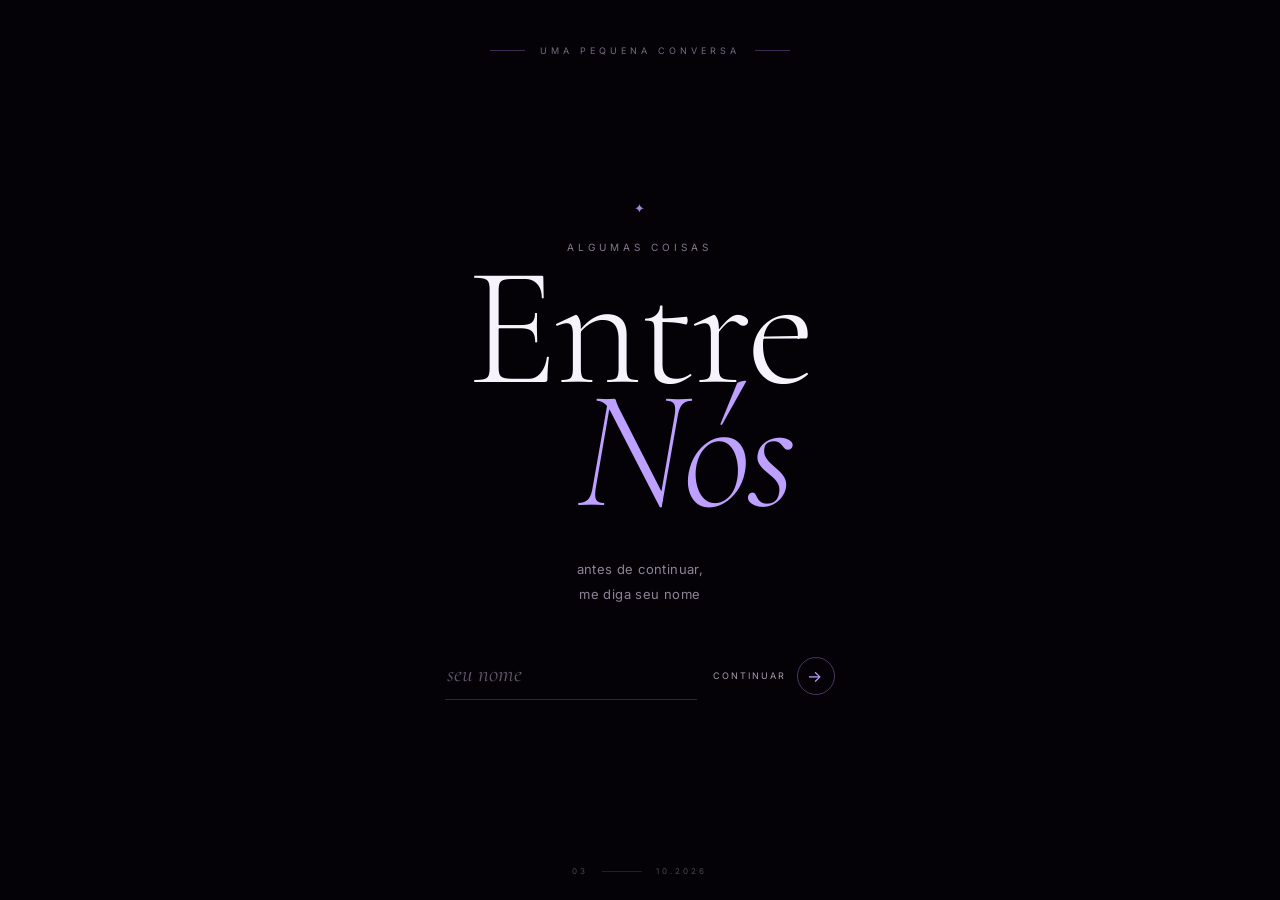
<file: francisco/index.html>
<!DOCTYPE html>
<html lang="pt-BR">
<head>
    <meta charset="UTF-8">
    <meta name="viewport" content="width=device-width, initial-scale=1.0, viewport-fit=cover">

    <title>Entre Nós</title>

    <link rel="preconnect" href="https://fonts.googleapis.com">
    <link rel="preconnect" href="https://fonts.gstatic.com" crossorigin>

    <link
        href="https://fonts.googleapis.com/css2?family=Cormorant+Garamond:wght@300;400;500;600&family=Inter:wght@300;400;500&display=swap"
        rel="stylesheet"
    >

    <link rel="stylesheet" href="style.css">
</head>

<body class="home">

    <div class="page-transition">
        <div class="transition-glow"></div>
    </div>

    <div class="scene">

        <div class="aurora aurora-1"></div>
        <div class="aurora aurora-2"></div>

        <div class="stars stars-back"></div>
        <div class="stars stars-front"></div>

        <div class="dust dust-1"></div>
        <div class="dust dust-2"></div>
        <div class="dust dust-3"></div>
        <div class="dust dust-4"></div>

        <div class="vignette"></div>

    </div>

    <main class="home-content">

        <div class="top-label">
            <span class="label-line"></span>
            <span>UMA PEQUENA CONVERSA</span>
            <span class="label-line"></span>
        </div>

        <div class="hero-center">

            <div class="tiny-star">✦</div>

            <p class="pre-title">
                algumas coisas
            </p>

            <h1>
                Entre
                <span>Nós</span>
            </h1>

            <p class="hero-description">
                antes de continuar,<br>
                me diga seu nome
            </p>

            <form id="nameForm" class="name-form">

                <div class="input-wrapper">

                    <input
                        id="nameInput"
                        type="text"
                        placeholder="seu nome"
                        maxlength="40"
                        autocomplete="off"
                        autocapitalize="words"
                        required
                    >

                    <span class="input-line"></span>

                </div>

                <button type="submit" class="continue-button">

                    <span>continuar</span>

                    <span class="arrow">
                        →
                    </span>

                </button>

            </form>

        </div>

        <div class="bottom-info">

            <span>03</span>

            <div class="bottom-line"></div>

            <span>10.2026</span>

        </div>

    </main>

    <script src="script.js"></script>

</body>
</html>
</file>
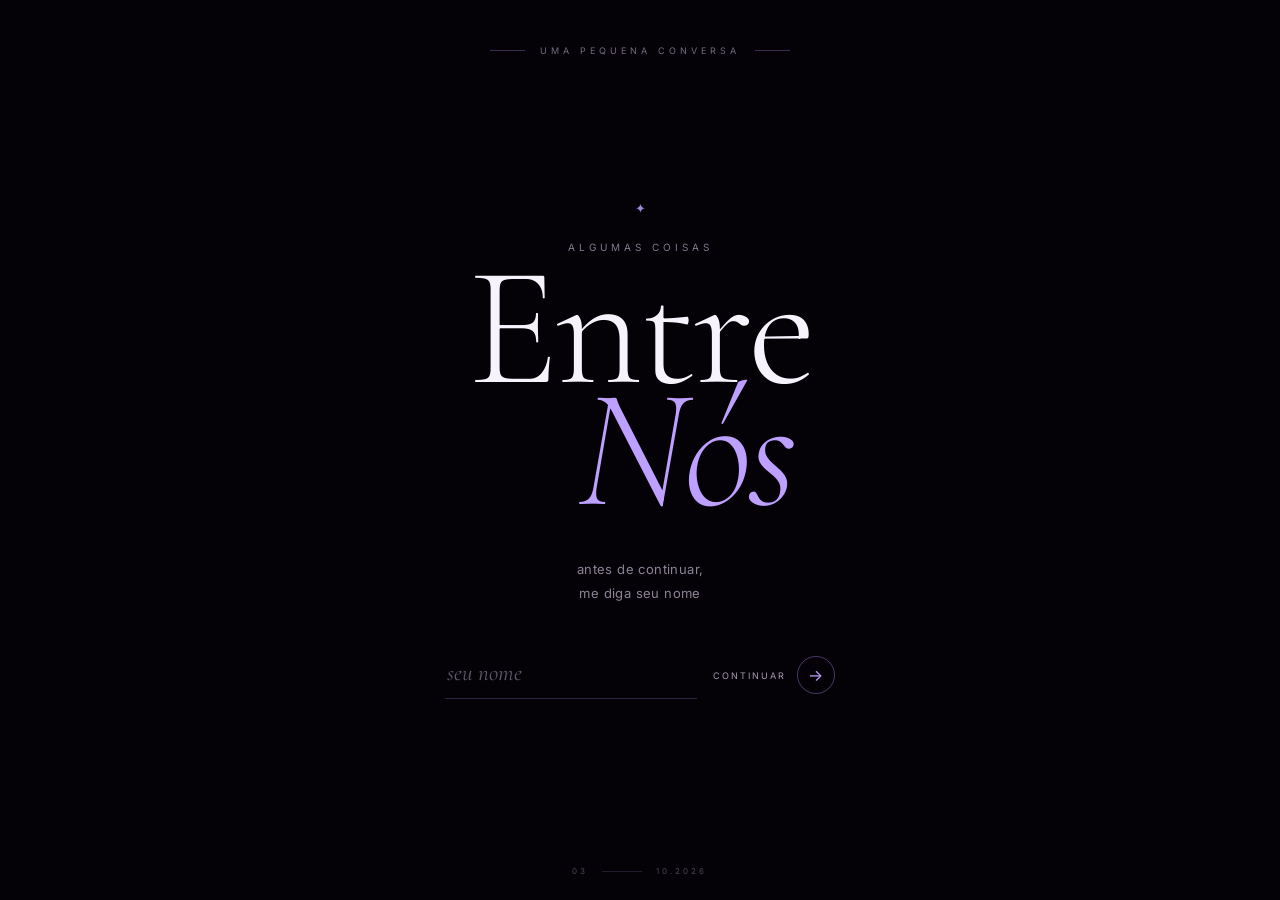
<file: francisco/pessoa.html>
<!DOCTYPE html>
<html lang="pt-BR">
<head>
    <meta charset="UTF-8">
    <meta name="viewport" content="width=device-width, initial-scale=1.0, viewport-fit=cover">

    <title>Entre Nós</title>

    <link rel="preconnect" href="https://fonts.googleapis.com">
    <link rel="preconnect" href="https://fonts.gstatic.com" crossorigin>

    <link
        href="https://fonts.googleapis.com/css2?family=Cormorant+Garamond:wght@300;400;500;600&family=Inter:wght@300;400;500&display=swap"
        rel="stylesheet"
    >

    <link rel="stylesheet" href="style.css">
</head>

<body class="person-page">

    <div class="page-transition">
        <div class="transition-glow"></div>
    </div>

    <div class="scene">

        <div class="aurora aurora-1"></div>
        <div class="aurora aurora-2"></div>

        <div class="stars stars-back"></div>
        <div class="stars stars-front"></div>

        <div class="dust dust-1"></div>
        <div class="dust dust-2"></div>
        <div class="dust dust-3"></div>
        <div class="dust dust-4"></div>

        <div class="vignette"></div>

    </div>

    <main class="person-content">

        <header class="person-header">

            <div class="brand">
                ENTRE <span>NÓS</span>
            </div>

            <div class="header-number">
                01
            </div>

        </header>

        <!-- INTRO -->

        <section id="intro" class="intro-section">

            <div class="intro-mark">
                <span></span>
                <span></span>
                <span></span>
            </div>

            <p class="intro-small">
                antes de qualquer coisa
            </p>

            <h1>
                Oi,
                <span id="personName">...</span>.
            </h1>

            <div class="intro-divider"></div>

            <p class="intro-text">
                Eu pensei bastante antes de fazer isso.
            </p>

            <p class="intro-text muted">
                Algumas coisas simplesmente ficam difíceis
                de dizer quando estamos frente a frente.
            </p>

            <button id="startButton" class="begin-button">

                <span class="begin-circle">
                    →
                </span>

                <span>
                    começar
                </span>

            </button>

        </section>

        <!-- CARTA -->

        <section id="letter" class="letter-section hidden">

            <div class="letter-header">

                <div class="chapter">

                    <span id="partNumber">01</span>

                    <small>/ 04</small>

                </div>

                <div class="chapter-line">
                    <div id="progressBar"></div>
                </div>

                <div class="chapter-label">
                    ENTRE NÓS
                </div>

            </div>

            <article class="letter-content">

                <div class="chapter-symbol">
                    ✦
                </div>

                <div class="letter-copy">

                    <h2 id="partTitle">
                        Uma coisa que eu precisava dizer
                    </h2>

                    <div id="partText" class="letter-text">
                        [COLOQUE SEU TEXTO AQUI]
                    </div>

                </div>

            </article>

            <div class="letter-navigation">

                <button
                    id="backButton"
                    class="nav-button back"
                    type="button"
                >
                    <span>←</span>
                    voltar
                </button>

                <button
                    id="nextButton"
                    class="nav-button next"
                    type="button"
                >
                    continuar
                    <span>→</span>
                </button>

            </div>

        </section>

        <!-- FINAL -->

        <section id="final" class="final-section hidden">

            <div class="final-symbol">
                ✦
            </div>

            <p class="final-small">
                e então chegamos aqui
            </p>

            <h1>
                Obrigado por
                <span>me ouvir.</span>
            </h1>

            <div class="final-line"></div>

            <p class="final-text">
                [COLOQUE SUA MENSAGEM FINAL AQUI]
            </p>

            <div class="signature">
                entre nós
            </div>

        </section>

    </main>

    <script src="script.js"></script>

</body>
</html>
</file>
<file: francisco/style.css>
/* =========================================================
   ENTRE NÓS — V3
   Mobile first • Cinematic • Responsive
   ========================================================= */

* {
    margin: 0;
    padding: 0;
    box-sizing: border-box;
}

:root {
    --black: #040207;
    --black-soft: #08050d;

    --purple: #8d5cff;
    --purple-light: #bda0ff;
    --purple-soft: #6d42c8;

    --white: #f7f3fc;
    --text: #d5cfdd;
    --muted: #817989;
}

html {
    min-height: 100%;
    background: var(--black);
}

body {
    min-height: 100vh;
    min-height: 100svh;

    background: var(--black);
    color: var(--white);

    font-family: "Inter", sans-serif;

    overflow-x: hidden;

    -webkit-font-smoothing: antialiased;
    text-rendering: optimizeLegibility;
}

button,
input {
    font: inherit;
}

button {
    -webkit-tap-highlight-color: transparent;
}

::selection {
    background: rgba(141, 92, 255, .3);
    color: white;
}


/* =========================================================
   FUNDO
   ========================================================= */

.scene {
    position: fixed;
    inset: 0;

    z-index: -10;

    overflow: hidden;

    background:
        radial-gradient(
            ellipse at 50% 45%,
            rgba(80, 38, 145, .18),
            transparent 45%
        ),
        radial-gradient(
            ellipse at 15% 90%,
            rgba(74, 34, 122, .13),
            transparent 40%
        ),
        var(--black);
}

.aurora {
    position: absolute;

    width: 600px;
    height: 600px;

    border-radius: 50%;

    filter: blur(140px);

    pointer-events: none;

    animation:
        floatGlow 14s ease-in-out infinite alternate;
}

.aurora-1 {
    top: -350px;
    left: -250px;

    background: rgba(107, 57, 210, .22);
}

.aurora-2 {
    right: -350px;
    bottom: -320px;

    background: rgba(129, 62, 245, .16);

    animation-delay: -6s;
}


/* =========================================================
   ESTRELAS
   ========================================================= */

.stars {
    position: absolute;
    inset: -10%;

    pointer-events: none;
}

.stars-back {
    opacity: .26;

    background-image:
        radial-gradient(
            circle,
            rgba(255,255,255,.7) .7px,
            transparent 1px
        );

    background-size: 220px 220px;
    background-position: 20px 40px;

    animation:
        starDriftBack 50s linear infinite;
}

.stars-front {
    opacity: .38;

    background-image:
        radial-gradient(
            circle,
            rgba(255,255,255,.75) .65px,
            transparent 1px
        ),
        radial-gradient(
            circle,
            rgba(189,160,255,.5) .8px,
            transparent 1px
        );

    background-size:
        160px 160px,
        280px 280px;

    background-position:
        10px 20px,
        100px 80px;

    animation:
        starDriftFront 34s linear infinite;
}


/* =========================================================
   PARTÍCULAS
   ========================================================= */

.dust {
    position: absolute;

    width: 2px;
    height: 2px;

    border-radius: 50%;

    background: rgba(202,177,255,.7);

    box-shadow:
        0 0 12px rgba(160,110,255,.8);

    pointer-events: none;

    animation:
        dustFloat 9s ease-in-out infinite alternate;
}

.dust-1 {
    top: 24%;
    left: 22%;
}

.dust-2 {
    top: 68%;
    left: 76%;

    animation-delay: -3s;
}

.dust-3 {
    top: 35%;
    right: 18%;

    animation-delay: -6s;
}

.dust-4 {
    top: 78%;
    left: 31%;

    animation-delay: -1.5s;
    opacity: .5;
}

.vignette {
    position: absolute;
    inset: 0;

    background:
        radial-gradient(
            ellipse at center,
            transparent 32%,
            rgba(0,0,0,.66) 100%
        );

    pointer-events: none;
}


/* =========================================================
   TRANSIÇÃO
   ========================================================= */

.page-transition {
    position: fixed;
    inset: 0;

    z-index: 100;

    pointer-events: none;

    background: #040207;

    opacity: 0;

    transition:
        opacity .65s cubic-bezier(.65,0,.35,1);
}

.page-transition.active {
    opacity: 1;
}

.transition-glow {
    position: absolute;

    width: 300px;
    height: 300px;

    border-radius: 50%;

    background: rgba(123,70,230,.35);

    filter: blur(100px);

    top: 50%;
    left: 50%;

    transform:
        translate(-50%, -50%)
        scale(.7);

    transition:
        transform .8s ease;
}

.page-transition.active .transition-glow {
    transform:
        translate(-50%, -50%)
        scale(1.3);
}


/* =========================================================
   HOME
   ========================================================= */

.home-content {
    width: min(1200px, 88%);

    min-height: 100vh;
    min-height: 100svh;

    margin: auto;

    position: relative;

    display: flex;
    flex-direction: column;

    justify-content: center;
    align-items: center;
}


/* topo */

.top-label {
    position: absolute;

    top: max(30px, env(safe-area-inset-top));

    left: 50%;

    transform: translateX(-50%);

    display: flex;
    align-items: center;

    gap: 12px;

    color: #756c81;

    font-size: 8px;
    letter-spacing: 3px;

    white-space: nowrap;
}

.label-line {
    width: 25px;
    height: 1px;

    background:
        rgba(160,125,220,.35);
}


/* centro */

.hero-center {
    width: 100%;

    text-align: center;

    display: flex;
    flex-direction: column;
    align-items: center;

    animation:
        cinematicAppear 1.4s cubic-bezier(.2,.8,.2,1) both;
}

.tiny-star {
    color: var(--purple-light);

    font-size: 13px;

    margin-bottom: 25px;

    opacity: .85;

    animation:
        starPulse 3s ease-in-out infinite;
}

.pre-title {
    color: #82798d;

    font-size: 10px;

    letter-spacing: 4px;

    text-transform: uppercase;

    margin-bottom: 14px;
}

.hero-center h1 {
    font-family: "Cormorant Garamond", serif;

    font-size: clamp(76px, 20vw, 170px);

    font-weight: 300;

    line-height: .72;

    letter-spacing: -4px;
}

.hero-center h1 span {
    display: block;

    color: var(--purple-light);

    font-style: italic;

    margin-left: 40px;
}

.hero-description {
    color: #8c8496;

    font-size: 12px;

    line-height: 1.9;

    letter-spacing: .4px;

    margin-top: 38px;
}


/* =========================================================
   INPUT
   ========================================================= */

.name-form {
    margin-top: 35px;

    width: min(390px, 100%);

    display: flex;
    align-items: flex-end;

    gap: 16px;
}

.input-wrapper {
    position: relative;

    flex: 1;
}

.input-wrapper input {
    width: 100%;

    border: 0;
    outline: 0;

    background: transparent;

    color: var(--white);

    padding: 11px 2px;

    font-family: "Cormorant Garamond", serif;

    font-size: 23px;

    text-align: left;
}

.input-wrapper input::placeholder {
    color: #5f5869;

    font-style: italic;
}

.input-line {
    display: block;

    height: 1px;
    width: 100%;

    background:
        rgba(154,117,211,.3);

    transition:
        background .4s ease,
        box-shadow .4s ease;
}

.input-wrapper:focus-within .input-line {
    background: var(--purple-light);

    box-shadow:
        0 0 12px rgba(141,92,255,.25);
}


/* =========================================================
   BOTÃO CONTINUAR
   ========================================================= */

.continue-button {
    min-height: 44px;

    display: flex;
    align-items: center;

    gap: 11px;

    background: transparent;

    border: 0;

    color: #a59cae;

    font-family: "Inter", sans-serif;

    font-size: 9px;

    letter-spacing: 2px;

    text-transform: uppercase;

    cursor: pointer;

    padding: 5px 0;
}

.continue-button .arrow {
    width: 38px;
    height: 38px;

    display: flex;
    align-items: center;
    justify-content: center;

    border: 1px solid rgba(173,137,236,.4);

    border-radius: 50%;

    color: var(--purple-light);

    font-size: 16px;

    transition:
        transform .4s ease,
        background .4s ease,
        border-color .4s ease,
        box-shadow .4s ease;
}

.continue-button:hover {
    color: white;
}

.continue-button:hover .arrow {
    transform: translateX(5px);

    background:
        rgba(140,90,230,.15);

    border-color:
        var(--purple-light);

    box-shadow:
        0 0 25px rgba(141,92,255,.12);
}

.continue-button:active .arrow {
    transform: translateX(8px) scale(.94);
}


/* =========================================================
   RODAPÉ
   ========================================================= */

.bottom-info {
    position: absolute;

    bottom:
        max(24px, env(safe-area-inset-bottom));

    left: 0;
    right: 0;

    display: flex;
    align-items: center;
    justify-content: center;

    gap: 14px;

    color: #4c4555;

    font-size: 8px;

    letter-spacing: 3px;
}

.bottom-line {
    width: 40px;
    height: 1px;

    background:
        rgba(130,100,170,.25);
}


/* =========================================================
   PÁGINA DA PESSOA
   ========================================================= */

.person-content {
    width: min(1050px, 88%);

    min-height: 100vh;
    min-height: 100svh;

    margin: auto;

    position: relative;
}

.person-header {
    position: absolute;

    top:
        max(30px, env(safe-area-inset-top));

    left: 0;
    right: 0;

    display: flex;
    justify-content: space-between;
    align-items: center;

    z-index: 2;
}

.brand {
    color: #766d80;

    font-size: 8px;

    letter-spacing: 4px;
}

.brand span {
    color: var(--purple-light);
}

.header-number {
    color: #554d5d;

    font-size: 9px;

    letter-spacing: 3px;
}


/* =========================================================
   INTRO
   ========================================================= */

.intro-section {
    min-height: 100vh;
    min-height: 100svh;

    padding:
        100px 0
        max(70px, env(safe-area-inset-bottom));

    display: flex;
    flex-direction: column;

    justify-content: center;
    align-items: flex-start;

    max-width: 750px;

    animation:
        cinematicAppear 1.1s cubic-bezier(.2,.8,.2,1) both;
}

.intro-mark {
    display: flex;

    gap: 5px;

    margin-bottom: 27px;
}

.intro-mark span {
    width: 4px;
    height: 4px;

    border-radius: 50%;

    background:
        var(--purple-light);
}

.intro-mark span:nth-child(2) {
    opacity: .55;
}

.intro-mark span:nth-child(3) {
    opacity: .25;
}

.intro-small {
    color: #807687;

    font-size: 9px;

    letter-spacing: 4px;

    text-transform: uppercase;
}

.intro-section h1 {
    margin-top: 20px;

    font-family: "Cormorant Garamond", serif;

    font-size: clamp(70px, 18vw, 145px);

    line-height: .78;

    font-weight: 300;

    letter-spacing: -4px;
}

.intro-section h1 span {
    color: var(--purple-light);

    font-style: italic;
}

.intro-divider {
    width: 70px;
    height: 1px;

    background:
        var(--purple-light);

    opacity: .5;

    margin: 38px 0 27px;
}

.intro-text {
    color: #b8b0c0;

    font-size: 14px;

    line-height: 1.8;
}

.intro-text.muted {
    color: #706877;

    margin-top: 7px;

    max-width: 550px;
}


/* =========================================================
   COMEÇAR
   ========================================================= */

.begin-button {
    margin-top: 40px;

    min-height: 52px;

    display: flex;
    align-items: center;

    gap: 16px;

    background: transparent;

    color: #b9b1c0;

    border: 0;

    cursor: pointer;

    font-size: 9px;

    letter-spacing: 3px;

    text-transform: uppercase;
}

.begin-circle {
    width: 48px;
    height: 48px;

    display: flex;
    justify-content: center;
    align-items: center;

    border: 1px solid rgba(180,144,240,.4);

    border-radius: 50%;

    color: var(--purple-light);

    font-size: 18px;

    transition:
        background .4s ease,
        transform .4s ease,
        border-color .4s ease,
        box-shadow .4s ease;
}

.begin-button:hover .begin-circle {
    background:
        rgba(137,84,238,.16);

    border-color:
        var(--purple-light);

    transform:
        translateX(6px);

    box-shadow:
        0 0 28px rgba(141,92,255,.12);
}

.begin-button:active .begin-circle {
    transform:
        translateX(7px)
        scale(.94);
}


/* =========================================================
   CARTA
   ========================================================= */

.letter-section {
    min-height: 100vh;
    min-height: 100svh;

    padding:
        120px 0
        max(65px, env(safe-area-inset-bottom));

    animation:
        sectionReveal .8s ease both;
}

.letter-header {
    display: flex;
    align-items: center;

    gap: 15px;

    margin-bottom: 65px;
}

.chapter {
    color: var(--purple-light);

    font-family: "Cormorant Garamond", serif;

    font-size: 25px;

    white-space: nowrap;
}

.chapter small {
    color: #51495a;

    font-family: "Inter", sans-serif;

    font-size: 8px;

    letter-spacing: 2px;
}

.chapter-line {
    width: 100px;
    height: 1px;

    background:
        rgba(160,120,220,.16);
}

.chapter-line div {
    width: 25%;
    height: 100%;

    background:
        var(--purple-light);

    transition:
        width .6s cubic-bezier(.2,.8,.2,1);
}

.chapter-label {
    color: #57505f;

    font-size: 7px;

    letter-spacing: 4px;

    margin-left: auto;
}


/* =========================================================
   TEXTO DA CARTA
   ========================================================= */

.letter-content {
    max-width: 760px;

    padding-left: 0;

    position: relative;
}

.chapter-symbol {
    color: var(--purple-light);

    font-size: 12px;

    margin-bottom: 25px;

    transition:
        opacity .3s ease;
}

.letter-copy {
    animation:
        letterTextIn .65s cubic-bezier(.2,.8,.2,1) both;
}

.letter-content h2 {
    font-family: "Cormorant Garamond", serif;

    font-size: clamp(48px, 13vw, 82px);

    line-height: .9;

    font-weight: 300;

    letter-spacing: -2px;

    margin-bottom: 35px;
}

.letter-text {
    color: #bcb4c5;

    font-size: 14px;

    line-height: 1.95;

    white-space: pre-line;

    max-width: 650px;
}


/* =========================================================
   NAVEGAÇÃO
   ========================================================= */

.letter-navigation {
    max-width: 760px;

    padding-left: 0;

    margin-top: 55px;

    display: flex;
    justify-content: space-between;
    align-items: center;
}

.nav-button {
    min-height: 44px;

    display: flex;
    align-items: center;

    background: transparent;

    border: 0;

    color: #6f6777;

    cursor: pointer;

    font-size: 8px;

    letter-spacing: 3px;

    text-transform: uppercase;

    transition:
        color .3s ease;
}

.nav-button span {
    color: var(--purple-light);

    font-size: 15px;
}

.nav-button:hover {
    color: white;
}

.nav-button.back {
    gap: 10px;
}

.nav-button.next {
    gap: 15px;
}

.nav-button.next span {
    transition:
        transform .3s ease;
}

.nav-button.next:hover span {
    transform:
        translateX(5px);
}

.nav-button:active {
    transform: scale(.97);
}


/* =========================================================
   FINAL
   ========================================================= */

.final-section {
    min-height: 100vh;
    min-height: 100svh;

    padding:
        100px 0
        max(70px, env(safe-area-inset-bottom));

    display: flex;
    flex-direction: column;

    justify-content: center;
    align-items: flex-start;

    max-width: 750px;

    animation:
        finalReveal 1.2s cubic-bezier(.2,.8,.2,1) both;
}

.final-symbol {
    color: var(--purple-light);

    font-size: 15px;

    margin-bottom: 28px;

    animation:
        finalStar 4s ease-in-out infinite;
}

.final-small {
    color: #756d80;

    font-size: 9px;

    letter-spacing: 4px;

    text-transform: uppercase;
}

.final-section h1 {
    font-family: "Cormorant Garamond", serif;

    font-weight: 300;

    font-size: clamp(62px, 16vw, 110px);

    line-height: .82;

    margin-top: 23px;

    letter-spacing: -3px;
}

.final-section h1 span {
    display: block;

    color: var(--purple-light);

    font-style: italic;
}

.final-line {
    width: 65px;
    height: 1px;

    background:
        var(--purple-light);

    opacity: .55;

    margin: 40px 0 27px;
}

.final-text {
    max-width: 600px;

    color: #aaa2b1;

    font-size: 14px;

    line-height: 1.95;
}

.signature {
    margin-top: 50px;

    font-family: "Cormorant Garamond", serif;

    font-size: 30px;

    color: var(--purple-light);

    font-style: italic;
}


/* =========================================================
   UTILIDADES
   ========================================================= */

.hidden {
    display: none !important;
}


/* =========================================================
   ANIMAÇÕES
   ========================================================= */

@keyframes cinematicAppear {

    0% {
        opacity: 0;

        transform:
            translateY(25px)
            scale(.985);

        filter: blur(5px);
    }

    60% {
        filter: blur(0);
    }

    100% {
        opacity: 1;

        transform:
            translateY(0)
            scale(1);

        filter: blur(0);
    }
}

@keyframes sectionReveal {

    from {
        opacity: 0;

        transform:
            translateY(18px);
    }

    to {
        opacity: 1;

        transform:
            translateY(0);
    }
}

@keyframes letterTextIn {

    from {
        opacity: 0;

        transform:
            translateY(12px);

        filter: blur(3px);
    }

    to {
        opacity: 1;

        transform:
            translateY(0);

        filter: blur(0);
    }
}

@keyframes finalReveal {

    from {
        opacity: 0;

        transform:
            translateY(25px);

        filter: blur(5px);
    }

    to {
        opacity: 1;

        transform:
            translateY(0);

        filter: blur(0);
    }
}

@keyframes finalStar {

    0%,
    100% {
        opacity: .55;
        transform: scale(.92);
    }

    50% {
        opacity: 1;
        transform: scale(1.08);
    }
}

@keyframes floatGlow {

    from {
        transform:
            translate(0, 0)
            scale(1);
    }

    to {
        transform:
            translate(50px, 30px)
            scale(1.12);
    }
}

@keyframes starDriftBack {

    from {
        transform:
            translate3d(0, 0, 0);
    }

    to {
        transform:
            translate3d(-30px, -55px, 0);
    }
}

@keyframes starDriftFront {

    from {
        transform:
            translate3d(0, 0, 0);
    }

    to {
        transform:
            translate3d(25px, -75px, 0);
    }
}

@keyframes dustFloat {

    from {
        transform:
            translate(0, 0);

        opacity: .3;
    }

    to {
        transform:
            translate(20px, -25px);

        opacity: .9;
    }
}

@keyframes starPulse {

    0%,
    100% {
        opacity: .5;

        transform:
            scale(.9);
    }

    50% {
        opacity: 1;

        transform:
            scale(1.2);
    }
}


/* =========================================================
   TABLET
   ========================================================= */

@media (min-width: 651px) {

    .top-label {
        top: 45px;

        font-size: 9px;

        letter-spacing: 4px;

        gap: 15px;
    }

    .label-line {
        width: 35px;
    }

    .hero-center h1 span {
        margin-left: 90px;
    }

    .hero-description {
        font-size: 13px;
        margin-top: 45px;
    }

    .name-form {
        margin-top: 42px;
    }

    .person-header {
        top: 45px;
    }

    .brand {
        font-size: 9px;
    }

    .header-number {
        font-size: 10px;
    }

    .intro-section {
        padding: 100px 0;
    }

    .intro-section h1 {
        margin-top: 22px;
    }

    .intro-divider {
        width: 80px;
        margin: 45px 0 30px;
    }

    .intro-text {
        font-size: 15px;
    }

    .begin-button {
        margin-top: 45px;
    }

    .letter-section {
        padding-top: 150px;
    }

    .letter-header {
        gap: 20px;
        margin-bottom: 90px;
    }

    .chapter {
        font-size: 27px;
    }

    .chapter-line {
        width: 160px;
    }

    .letter-content {
        padding-left: 70px;
    }

    .chapter-symbol {
        position: absolute;

        left: 0;
        top: 7px;

        margin-bottom: 0;
    }

    .letter-content h2 {
        margin-bottom: 45px;
    }

    .letter-text {
        font-size: 15px;
        line-height: 2.05;
    }

    .letter-navigation {
        padding-left: 70px;
        margin-top: 80px;
    }

    .final-section {
        padding: 100px 0;
    }

    .final-line {
        width: 70px;
        margin: 45px 0 30px;
    }

    .final-text {
        font-size: 15px;
        line-height: 2;
    }

    .signature {
        margin-top: 60px;
    }
}


/* =========================================================
   PC
   ========================================================= */

@media (min-width: 1000px) {

    .home-content {
        width: min(1200px, 88%);
    }

    .hero-center {
        transform:
            translate3d(
                var(--mouse-x, 0px),
                var(--mouse-y, 0px),
                0
            );
        transition:
            transform 1.2s cubic-bezier(.2,.8,.2,1);
    }

    .person-content {
        width: min(1050px, 88%);
    }

    .scene {
        transition:
            background 1s ease;
    }

    .stars-front {
        transition:
            transform 1.2s cubic-bezier(.2,.8,.2,1);
    }
}


/* =========================================================
   TELAS MUITO PEQUENAS
   ========================================================= */

@media (max-width: 370px) {

    .home-content,
    .person-content {
        width: 84%;
    }

    .hero-center h1 {
        font-size: 70px;
    }

    .hero-center h1 span {
        margin-left: 28px;
    }

    .hero-description {
        font-size: 11px;
    }

    .name-form {
        gap: 10px;
    }

    .continue-button {
        gap: 7px;
        letter-spacing: 1.5px;
    }

    .continue-button .arrow {
        width: 35px;
        height: 35px;
    }

    .intro-section h1 {
        font-size: 68px;
    }

    .letter-content h2 {
        font-size: 45px;
    }

    .letter-text {
        font-size: 13px;
    }

    .final-section h1 {
        font-size: 60px;
    }
}


/* =========================================================
   ACESSIBILIDADE / REDUÇÃO DE MOVIMENTO
   ========================================================= */

@media (prefers-reduced-motion: reduce) {

    *,
    *::before,
    *::after {
        animation-duration: .01ms !important;
        animation-iteration-count: 1 !important;
        scroll-behavior: auto !important;
        transition-duration: .01ms !important;
    }
}
</file>
